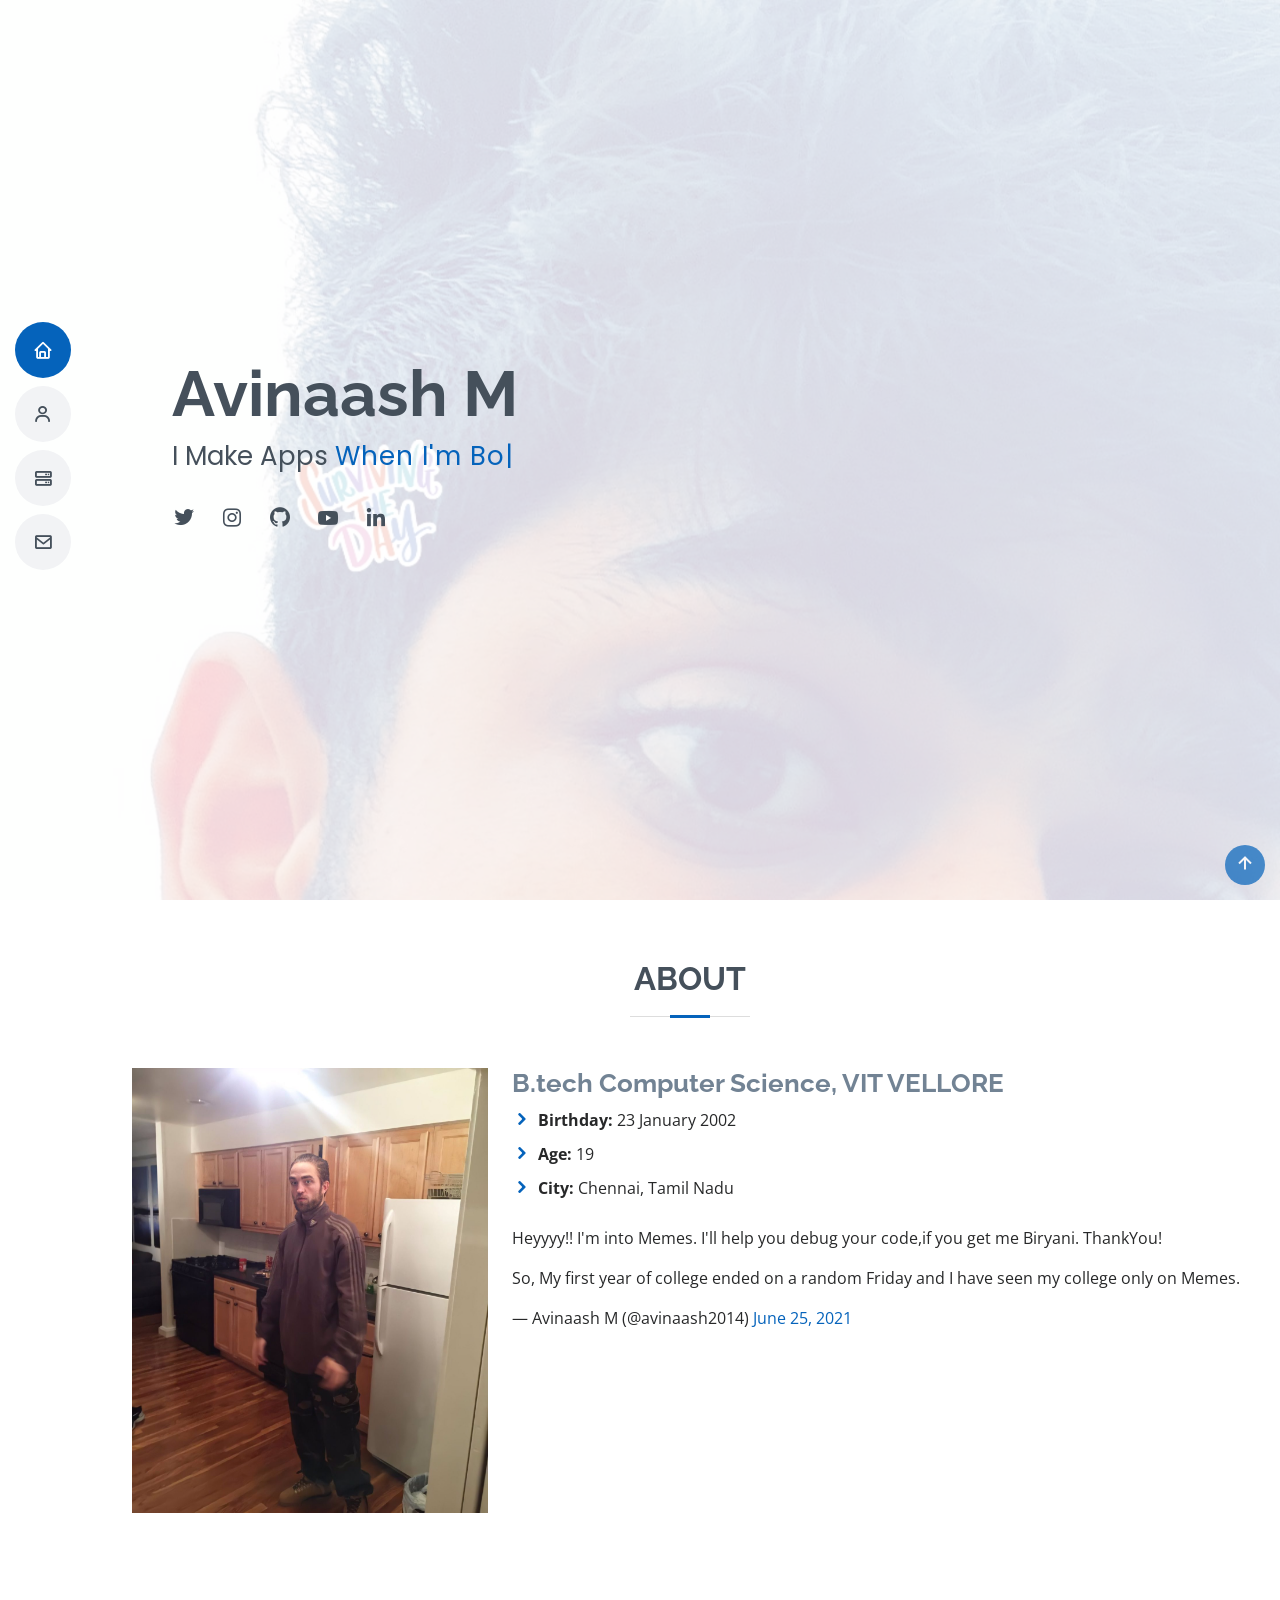
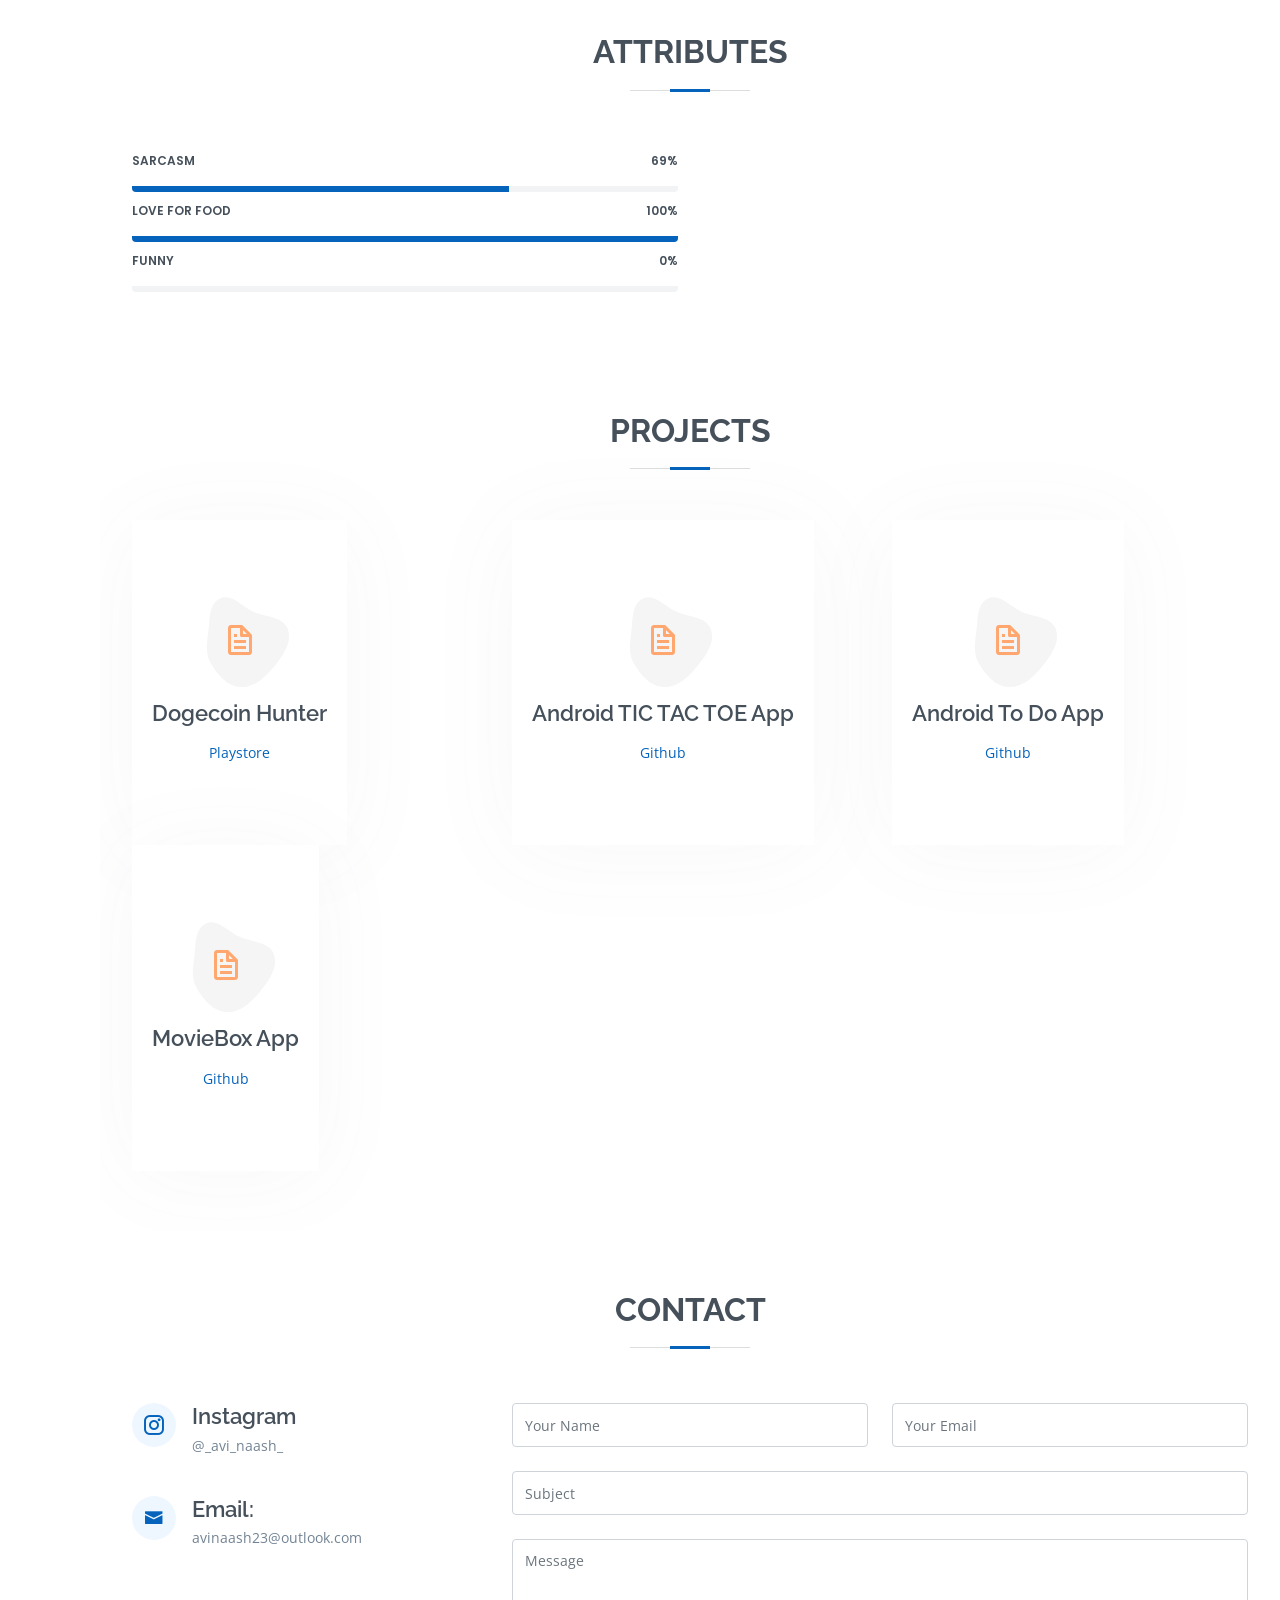
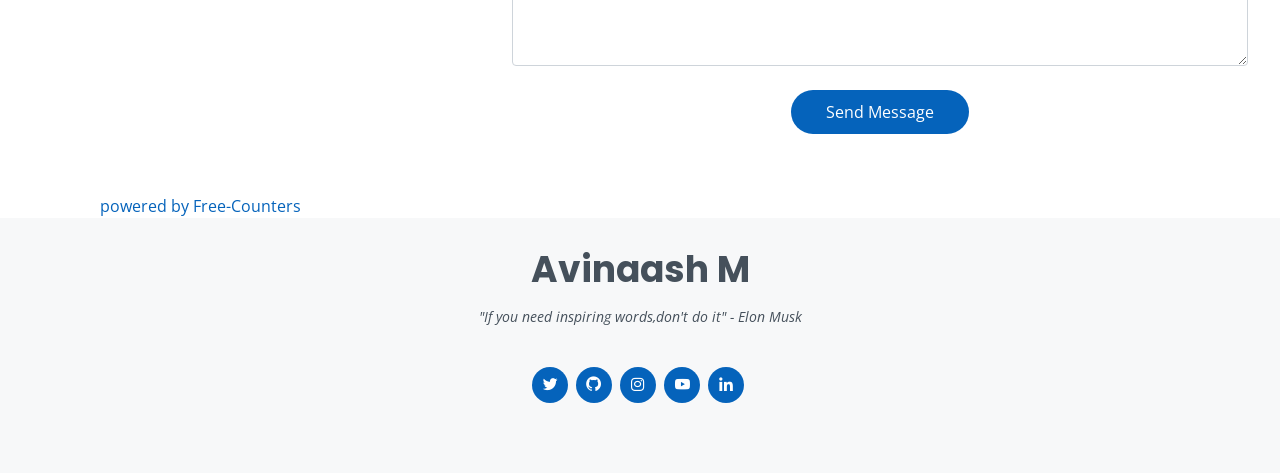
<file: index.html>
<!DOCTYPE html>
<html lang="en">

<head>
  <meta charset="utf-8">
  <meta content="width=device-width, initial-scale=1.0" name="viewport">

  <title>Personal Portfolio</title>
  <meta content="" name="description">
  <meta content="" name="keywords">

  <!-- Favicons -->
  <link href="assets/img/favicon.png" rel="icon">
  
  <!-- Google Fonts -->
  <link href="https://fonts.googleapis.com/css?family=Open+Sans:300,300i,400,400i,600,600i,700,700i|Raleway:300,300i,400,400i,500,500i,600,600i,700,700i|Poppins:300,300i,400,400i,500,500i,600,600i,700,700i" rel="stylesheet">

  <!-- Vendor CSS Files -->
  <link href="assets/vendor/bootstrap/css/bootstrap.min.css" rel="stylesheet">
  <link href="assets/vendor/icofont/icofont.min.css" rel="stylesheet">
  <link href="assets/vendor/boxicons/css/boxicons.min.css" rel="stylesheet">
  <link href="assets/vendor/venobox/venobox.css" rel="stylesheet">
  <link href="assets/vendor/owl.carousel/assets/owl.carousel.min.css" rel="stylesheet">
  <link href="assets/vendor/aos/aos.css" rel="stylesheet">

  <!-- Template Main CSS File -->
  <link href="assets/css/style.css" rel="stylesheet">

  <!-- =======================================================
  * Template Name: MyResume - v3.0.0
  * Template URL: https://bootstrapmade.com/free-html-bootstrap-template-my-resume/
  * Author: BootstrapMade.com
  * License: https://bootstrapmade.com/license/
  ======================================================== -->
</head>

<body>

  <!-- ======= Mobile nav toggle button ======= -->
  <button type="button" class="mobile-nav-toggle d-xl-none"><i class="icofont-navigation-menu"></i></button>

  <!-- ======= Header ======= -->
  <header id="header" class="d-flex flex-column justify-content-center">

    <nav class="nav-menu">
      <ul>
        <li class="active"><a href="#hero"><i class="bx bx-home"></i> <span>Home</span></a></li>
        <li><a href="#about"><i class="bx bx-user"></i> <span>About</span></a></li>
        
        <li><a href="#services"><i class="bx bx-server"></i> <span>Projects</span></a></li>
        <li><a href="#contact"><i class="bx bx-envelope"></i> <span>Contact</span></a></li>
      </ul>
    </nav><!-- .nav-menu -->

  </header><!-- End Header -->

  <!-- ======= Hero Section ======= -->
  <section id="hero" class="d-flex flex-column justify-content-center">
    <div class="container" data-aos="zoom-in" data-aos-delay="100">
      <h1>Avinaash M</h1>
      <p>I Make Apps <span class="typed" data-typed-items=" When I'm Bored . "></span>
      
      <div class="social-links">
        <a href="https://twitter.com/avinaash2014" target="_blank" class="twitter"><i class="bx bxl-twitter"></i></a>
        <a href="https://www.instagram.com/_avi_naash_/" target="_blank" class="instagram"><i class="bx bxl-instagram"></i></a>
        <a href="https://github.com/Avinaash7" target="_blank" class="google-plus"><i class="bx bxl-github"></i></a>
	<a href="https://m.youtube.com/watch?v=dQw4w9WgXcQ" target="_blank" class="youtube"><i class="bx bxl-youtube"></i></a>
        <a href="https://www.linkedin.com/in/avinaash-muthukumaran-1806981bb/" target="_blank" class="linkedin"><i class="bx bxl-linkedin"></i></a>
	      
      </div>
    </div>
  </section><!-- End Hero -->

  <main id="main">

    <!-- ======= About Section ======= -->
    <section id="about" class="about">
      <div class="container" data-aos="fade-up">

        <div class="section-title">
          <h2>About</h2>
          
        </div>

        <div class="row">
          <div class="col-lg-4">
            <img src="assets/img/meme.jpeg" class="img-fluid" alt="">
          </div>
          <div class="col-lg-8 pt-4 pt-lg-0 content">
            <h3>B.tech Computer Science, VIT VELLORE </h3>

            <div class="row">
              <div class="col-lg-6">
                <ul>
                  <li><i class="icofont-rounded-right"></i> <strong>Birthday:</strong> 23 January 2002</li>
                  <li><i class="icofont-rounded-right"></i> <strong>Age:</strong> 19</li>
                  <li><i class="icofont-rounded-right"></i> <strong>City:</strong>  Chennai, Tamil Nadu</li>
                </ul>
              </div>
              
            </div>
            <p>
             Heyyyy!! I'm into Memes. I'll help you debug your code,if you get me Biryani. ThankYou! 
		    <blockquote class="twitter-tweet" data-lang="en" data-theme="dark"><p lang="en" dir="ltr">So, My first year of college ended on a random Friday and I have seen my college only on Memes.</p>&mdash; Avinaash M (@avinaash2014) <a href="https://twitter.com/avinaash2014/status/1408416921062576132?ref_src=twsrc%5Etfw">June 25, 2021</a></blockquote> <script async src="https://platform.twitter.com/widgets.js" charset="utf-8"></script>
            </p>
          </div>
        </div>

      </div>
    </section><!-- End About Section -->
  
	    
	    
    <!-- ======= Skills Section ======= -->
    <section id="Attributes" class="skills section-bg">
      <div class="container" data-aos="fade-up">

        <div class="section-title">
          <h2>Attributes</h2>
          
        </div>

        <div class="row skills-content">

          <div class="col-lg-6">
		  
		  <div class="progress">
              <span class="skill"> Sarcasm <i class="val">69%</i></span>
              <div class="progress-bar-wrap">
                <div class="progress-bar" role="progressbar" aria-valuenow="69" aria-valuemin="0" aria-valuemax="100"></div>
              </div>
            </div>

            <div class="progress">
              <span class="skill"> Love For Food <i class="val">100%</i></span>
              <div class="progress-bar-wrap">
                <div class="progress-bar" role="progressbar" aria-valuenow="100" aria-valuemin="0" aria-valuemax="100"></div>
              </div>
            </div>
            
            <div class="progress">
              <span class="skill"> Funny <i class="val">0%</i></span>
              <div class="progress-bar-wrap">
                <div class="progress-bar" role="progressbar" aria-valuenow="0" aria-valuemin="0" aria-valuemax="100"></div>
              </div>
            </div>

          </div>

          

        </div>

      </div>
    </section><!-- End Skills Section -->
	  
	  
    <!-- ======= Projects Section ======= -->
    <section id="services" class="services">
      <div class="container" data-aos="fade-up">

        <div class="section-title">
          <h2>Projects</h2>
		
          
        </div>

        <div class="row">
		
		 <div class="col-lg-4 col-md-6 d-flex align-items-stretch mt-4 mt-md-0" data-aos="zoom-in" data-aos-delay="200">
            <div class="icon-box iconbox-orange ">
              <div class="icon">
                <svg width="100" height="100" viewBox="0 0 600 600" xmlns="http://www.w3.org/2000/svg">
                  <path stroke="none" stroke-width="0" fill="#f5f5f5" d="M300,582.0697525312426C382.5290701553225,586.8405444964366,449.9789794690241,525.3245884688669,502.5850820975895,461.55621195738473C556.606425686781,396.0723002908107,615.8543463187945,314.28637112970534,586.6730223649479,234.56875336149918C558.9533121215079,158.8439757836574,454.9685369536778,164.00468322053177,381.49747125262974,130.76875717737553C312.15926192815925,99.40240125094834,248.97055460311594,18.661163978235184,179.8680185752513,50.54337015887873C110.5421016452524,82.52863877960104,119.82277516462835,180.83849132639028,109.12597500060166,256.43424936330496C100.08760227029461,320.3096726198365,92.17705696193138,384.0621239912766,124.79988738764834,439.7174275375508C164.83382741302287,508.01625554203684,220.96474134820875,577.5009287672846,300,582.0697525312426"></path>
                </svg>
                <i class="bx bx-file"></i>
              </div>
              <h4><a href="https://play.google.com/store/apps/details?id=com.avi.dogecoinhunter" target="_blank">Dogecoin Hunter</a></h4>
              <p><a href="https://play.google.com/store/apps/details?id=com.avi.dogecoinhunter" target="_blank">Playstore</a></p>
            </div>
          </div>

          

          <div class="col-lg-4 col-md-6 d-flex align-items-stretch mt-4 mt-md-0" data-aos="zoom-in" data-aos-delay="200">
            <div class="icon-box iconbox-orange ">
              <div class="icon">
                <svg width="100" height="100" viewBox="0 0 600 600" xmlns="http://www.w3.org/2000/svg">
                  <path stroke="none" stroke-width="0" fill="#f5f5f5" d="M300,582.0697525312426C382.5290701553225,586.8405444964366,449.9789794690241,525.3245884688669,502.5850820975895,461.55621195738473C556.606425686781,396.0723002908107,615.8543463187945,314.28637112970534,586.6730223649479,234.56875336149918C558.9533121215079,158.8439757836574,454.9685369536778,164.00468322053177,381.49747125262974,130.76875717737553C312.15926192815925,99.40240125094834,248.97055460311594,18.661163978235184,179.8680185752513,50.54337015887873C110.5421016452524,82.52863877960104,119.82277516462835,180.83849132639028,109.12597500060166,256.43424936330496C100.08760227029461,320.3096726198365,92.17705696193138,384.0621239912766,124.79988738764834,439.7174275375508C164.83382741302287,508.01625554203684,220.96474134820875,577.5009287672846,300,582.0697525312426"></path>
                </svg>
                <i class="bx bx-file"></i>
              </div>
              <h4><a href="https://github.com/Avinaash7/Connect-3-Game-Tic-Tac-Toe-" target="_blank">Android TIC TAC TOE App</a></h4>
              <p><a href="https://github.com/Avinaash7/Connect-3-Game-Tic-Tac-Toe-" target="_blank">Github</a></p>
            </div>
          </div>

	<div class="col-lg-4 col-md-6 d-flex align-items-stretch mt-4 mt-md-0" data-aos="zoom-in" data-aos-delay="200">
            <div class="icon-box iconbox-orange ">
              <div class="icon">
                <svg width="100" height="100" viewBox="0 0 600 600" xmlns="http://www.w3.org/2000/svg">
                  <path stroke="none" stroke-width="0" fill="#383434" d="M300,582.0697525312426C382.5290701553225,586.8405444964366,449.9789794690241,525.3245884688669,502.5850820975895,461.55621195738473C556.606425686781,396.0723002908107,615.8543463187945,314.28637112970534,586.6730223649479,234.56875336149918C558.9533121215079,158.8439757836574,454.9685369536778,164.00468322053177,381.49747125262974,130.76875717737553C312.15926192815925,99.40240125094834,248.97055460311594,18.661163978235184,179.8680185752513,50.54337015887873C110.5421016452524,82.52863877960104,119.82277516462835,180.83849132639028,109.12597500060166,256.43424936330496C100.08760227029461,320.3096726198365,92.17705696193138,384.0621239912766,124.79988738764834,439.7174275375508C164.83382741302287,508.01625554203684,220.96474134820875,577.5009287672846,300,582.0697525312426"></path>
                </svg>
                <i class="bx bx-file"></i>
              </div>
              <h4><a href="https://github.com/Avinaash7/ACM-Project" target="_blank">Android To Do App</a></h4>
              <p><a href="https://github.com/Avinaash7/ACM-Project" target="_blank">Github</a></p>
            </div>
         </div>

		<div class="col-lg-4 col-md-6 d-flex align-items-stretch mt-4 mt-md-0" data-aos="zoom-in" data-aos-delay="200">
            <div class="icon-box iconbox-orange ">
              <div class="icon">
                <svg width="100" height="100" viewBox="0 0 600 600" xmlns="http://www.w3.org/2000/svg">
                  <path stroke="none" stroke-width="0" fill="#f5f5f5" d="M300,582.0697525312426C382.5290701553225,586.8405444964366,449.9789794690241,525.3245884688669,502.5850820975895,461.55621195738473C556.606425686781,396.0723002908107,615.8543463187945,314.28637112970534,586.6730223649479,234.56875336149918C558.9533121215079,158.8439757836574,454.9685369536778,164.00468322053177,381.49747125262974,130.76875717737553C312.15926192815925,99.40240125094834,248.97055460311594,18.661163978235184,179.8680185752513,50.54337015887873C110.5421016452524,82.52863877960104,119.82277516462835,180.83849132639028,109.12597500060166,256.43424936330496C100.08760227029461,320.3096726198365,92.17705696193138,384.0621239912766,124.79988738764834,439.7174275375508C164.83382741302287,508.01625554203684,220.96474134820875,577.5009287672846,300,582.0697525312426"></path>
                </svg>
                <i class="bx bx-file"></i>
              </div>
              <h4><a href="https://github.com/Avinaash7/MovieBox-App" target="_blank">MovieBox App</a></h4>
              <p><a href="https://github.com/Avinaash7/MovieBox-App" target="_blank">Github</a></p>
            </div>
         </div>

          

          
          

        </div>

      </div>
    </section><!-- End Projects Section -->

    

    <!-- ======= Contact Section ======= -->
    <section id="contact" class="contact">
      <div class="container" data-aos="fade-up">

        <div class="section-title">
          <h2>Contact</h2>
        </div>

        <div class="row mt-1">

          <div class="col-lg-4">
            <div class="info">
              <div class="address">
                <i class="icofont-instagram"></i>
                <h4>Instagram</h4>
                <p>@_avi_naash_</p>
              </div>

              <div class="email">
                <i class="icofont-envelope"></i>
                <h4>Email:</h4>
                <p>avinaash23@outlook.com</p>
              </div>


            </div>

          </div>

          <div class="col-lg-8 mt-5 mt-lg-0">

            <form action="mailto:avinaash23@outlook.com" method="post" enctype="text/plain" role="form" class="php-email-form">
              <div class="row">
                <div class="col-md-6 form-group">
                  <input type="text" name="name" class="form-control" id="name" placeholder="Your Name" data-rule="minlen:4" data-msg="Please enter at least 4 chars" />
                  <div class="validate"></div>
                </div>
                <div class="col-md-6 form-group mt-3 mt-md-0">
                  <input type="email" class="form-control" name="email" id="email" placeholder="Your Email" data-rule="email" data-msg="Please enter a valid email" />
                  <div class="validate"></div>
                </div>
              </div>
              <div class="form-group mt-3">
                <input type="text" class="form-control" name="subject" id="subject" placeholder="Subject" data-rule="minlen:4" data-msg="Please enter at least 8 chars of subject" />
                <div class="validate"></div>
              </div>
              <div class="form-group mt-3">
                <textarea class="form-control" name="message" rows="5" data-rule="required" data-msg="Please write something for us" placeholder="Message"></textarea>
                <div class="validate"></div>
              </div>
              <div class="mb-3">
                <div class="loading">Loading</div>
                <div class="error-message"></div>
                <div class="sent-message">Your message has been sent. Thank you!</div>
              </div>
              <div class="text-center"><button type="submit">Send Message</button></div>
            </form>

          </div>

        </div>

      </div>
    </section><!-- End Contact Section -->
	  
	  <a href='https://www.free-counters.org/'>powered by Free-Counters</a> 
	  <script type='text/javascript' src='https://www.freevisitorcounters.com/auth.php?id=0047c481211e5488596d6368b838c49083f3af46'></script>
<script type="text/javascript" src="https://www.freevisitorcounters.com/en/home/counter/809271/t/2"></script>

  </main><!-- End #main -->

  <!-- ======= Footer ======= -->
  <footer id="footer">
    <div class="container">
      <h3>Avinaash M</h3>
      <p>"If you need inspiring words,don't do it"  - Elon Musk</p>
      <div class="social-links">
        <a href="https://twitter.com/avinaash2014" target="_blank" class="twitter"><i class="bx bxl-twitter"></i></a>
	<a href="https://github.com/Avinaash7" target="_blank" class="google-plus"><i class="bx bxl-github"></i></a>
        <a href="https://www.instagram.com/_avi_naash_/" target="_blank" class="instagram"><i class="bx bxl-instagram"></i></a>
	<a href="https://m.youtube.com/watch?v=dQw4w9WgXcQ" target="_blank" class="youtube"><i class="bx bxl-youtube"></i></a>
        <a href="https://www.linkedin.com/in/avinaash-muthukumaran-1806981bb/" target="_blank" class="linkedin"><i class="bx bxl-linkedin"></i></a>
      </div>
      
    </div>
  </footer><!-- End Footer -->

  <a href="#" class="back-to-top"><i class="bx bx-up-arrow-alt"></i></a>
  <div id="preloader"></div>

  <!-- Vendor JS Files -->
  <script src="assets/vendor/jquery/jquery.min.js"></script>
  <script src="assets/vendor/bootstrap/js/bootstrap.bundle.min.js"></script>
  <script src="assets/vendor/jquery.easing/jquery.easing.min.js"></script>
  <script src="assets/vendor/waypoints/jquery.waypoints.min.js"></script>
  <script src="assets/vendor/counterup/counterup.min.js"></script>
  <script src="assets/vendor/isotope-layout/isotope.pkgd.min.js"></script>
  <script src="assets/vendor/venobox/venobox.min.js"></script>
  <script src="assets/vendor/owl.carousel/owl.carousel.min.js"></script>
  <script src="assets/vendor/typed.js/typed.min.js"></script>
  <script src="assets/vendor/aos/aos.js"></script>

  <!-- Template Main JS File -->
  <script src="assets/js/main.js"></script>

</body>

</html>
</file>
<file: assets/vendor/venobox/venobox.css>
/* ------ venobox.css --------*/
.vbox-overlay *, .vbox-overlay *:before, .vbox-overlay *:after{
    -webkit-backface-visibility: hidden;
    -webkit-box-sizing:border-box;
    -moz-box-sizing:border-box;
    box-sizing:border-box;
}
.vbox-overlay * { 
    -webkit-backface-visibility: visible;
    backface-visibility: visible;
}
.vbox-overlay{
    display: -webkit-flex;
    display: flex;
    -webkit-flex-direction: column;
    flex-direction: column;
    -webkit-justify-content: center;
    justify-content: center;
    -webkit-align-items: center;
    align-items: center;
    position: fixed;
    left: 0;
    top: 0;
    bottom: 0;
    right: 0;
    z-index: 999999;
}

/* ----- navigation ----- */
.vbox-title{
    width: 100%;
    height: 40px;
    float: left;
    text-align: center;
    line-height: 28px;
    font-size: 12px;
    padding: 6px 50px;
    overflow: hidden;
    position: fixed;
    display: none;
    left: 0;
    z-index: 89;
}
.vbox-close{
    cursor: pointer;
    position: fixed;
    top: -1px;
    right: 0;
    width: 50px;
    height: 40px;
    padding: 6px;
    display: block;
    background-position:10px center;
    overflow: hidden;
    font-size: 24px;
    line-height: 1;
    text-align: center;
    z-index: 99;
}
.vbox-left{
    cursor: pointer;
    position: fixed;
    left: 0;
    height: 40px;
    overflow: hidden;
    line-height: 28px;
    font-size: 12px;
    z-index: 99;
    display: flex;
    align-items:center;
}
.vbox-num{
    display: inline-block;
    margin: 6px 0 6px 15px;
}
/* ----- Social share ----- */
.vbox-share{
    line-height: 28px;
    font-size: 12px;
    overflow: hidden;
    position: fixed;
    left: 0;
    z-index: 98;
    display: flex;
    align-items:center;
    justify-content: center;
    width: 100%;
    text-align: center;
}
.vbox-share svg{
    max-height: 28px;
    width: 28px;
    z-index: 10;
    margin-left: 12px;
    margin-top: 6px;
    margin-bottom: 6px;
    vertical-align: middle;
}


/* ----- navigation ARROWS ----- */
.vbox-next, .vbox-prev{
    position: fixed;
    top: 50%;
    margin-top: -15px;
    overflow: hidden;
    cursor: pointer;
    display: block;
    width: 45px;
    height: 45px;
    z-index: 99;
}
.vbox-next span, .vbox-prev span{
    position: relative;
    width: 20px;
    height: 20px;
    border: 2px solid transparent;
    border-top-color: #B6B6B6;
    border-right-color: #B6B6B6;
    text-indent: -100px;
    position: absolute;
    top: 8px;
    display: block;
}
.vbox-prev{
    left: 15px;
}
.vbox-next{
    right: 15px;
}
.vbox-prev span{
    left: 10px;
    -ms-transform: rotate(-135deg);
    -webkit-transform: rotate(-135deg);
    transform: rotate(-135deg);
}
.vbox-next span{
    -ms-transform: rotate(45deg);
    -webkit-transform: rotate(45deg);
    transform: rotate(45deg);
    right: 10px;
}
/* ------- inline window ------ */
.vbox-inline{
    width: 420px;
    height: 315px;
    height: 70vh;
    padding: 10px;
    background: #fff;
    margin: 0 auto;
    overflow: auto;
    text-align: left;
}
/* ------- Video & iFrames window ------ */
.venoframe{
    max-width: 100%;
    width: 100%;
    border: none;
    width: 100%;
    height: 260px;
    height: 70vh;
}
.venoframe.vbvid{
    height: 260px;
}
@media (min-width: 768px) {
    .venoframe, .vbox-inline{
        width: 90%;
        height: 360px;
        height: 70vh;
    }
    .venoframe.vbvid{
        width: 640px;
        height: 360px;
    }
}
@media (min-width: 992px) {
    .venoframe, .vbox-inline{
        max-width: 1200px;
        width: 80%;
        height: 540px;
        height: 70vh;
    }
    .venoframe.vbvid{
        width: 960px;
        height: 540px;
    }
}
/* 
Please do NOT edit this part! 
or at least read this note: http://i.imgur.com/7C0ws9e.gif
*/
.vbox-open{
    overflow: hidden;
}
.vbox-container{
    position: absolute;
    left: 0;
    right: 0;
    top: 0;
    bottom: 0;
    overflow-x: hidden;
    overflow-y: scroll;
    overflow-scrolling: touch;
    -webkit-overflow-scrolling: touch;
    z-index: 20;
    max-height: 100%;

}

.vbox-content{
    text-align: center;
    float: left;
    width: 100%;
    position: relative;
    overflow: hidden;
    padding: 20px 4%;
}
.vbox-container img{
    max-width: 100%;
    height: auto;
}
.vbox-figlio{
    box-shadow: 0 0 12px rgba(0,0,0,0.19), 0 6px 6px rgba(0,0,0,0.23);
    max-width: 100%;
    text-align: initial;
}
img.vbox-figlio{
    -webkit-user-select: none;
-khtml-user-select: none;
-moz-user-select: none;
-o-user-select: none;
user-select: none;
}
.vbox-content.swipe-left{
    margin-left: -200px !important;
}
.vbox-content.swipe-right{
    margin-left: 200px !important;
}
.vbox-animated{
    webkit-transition: margin 300ms ease-out;
    transition: margin 300ms ease-out;
}

/* ---------- preloader ----------
 * SPINKIT 
 * http://tobiasahlin.com/spinkit/
-------------------------------- */
.sk-double-bounce,.sk-rotating-plane{width:40px;height:40px;margin:40px auto}.sk-rotating-plane{background-color:#333;-webkit-animation:sk-rotatePlane 1.2s infinite ease-in-out;animation:sk-rotatePlane 1.2s infinite ease-in-out}@-webkit-keyframes sk-rotatePlane{0%{-webkit-transform:perspective(120px) rotateX(0) rotateY(0);transform:perspective(120px) rotateX(0) rotateY(0)}50%{-webkit-transform:perspective(120px) rotateX(-180.1deg) rotateY(0);transform:perspective(120px) rotateX(-180.1deg) rotateY(0)}100%{-webkit-transform:perspective(120px) rotateX(-180deg) rotateY(-179.9deg);transform:perspective(120px) rotateX(-180deg) rotateY(-179.9deg)}}@keyframes sk-rotatePlane{0%{-webkit-transform:perspective(120px) rotateX(0) rotateY(0);transform:perspective(120px) rotateX(0) rotateY(0)}50%{-webkit-transform:perspective(120px) rotateX(-180.1deg) rotateY(0);transform:perspective(120px) rotateX(-180.1deg) rotateY(0)}100%{-webkit-transform:perspective(120px) rotateX(-180deg) rotateY(-179.9deg);transform:perspective(120px) rotateX(-180deg) rotateY(-179.9deg)}}.sk-double-bounce{position:relative}.sk-double-bounce .sk-child{width:100%;height:100%;border-radius:50%;background-color:#333;opacity:.6;position:absolute;top:0;left:0;-webkit-animation:sk-doubleBounce 2s infinite ease-in-out;animation:sk-doubleBounce 2s infinite ease-in-out}.sk-chasing-dots .sk-child,.sk-spinner-pulse,.sk-three-bounce .sk-child{background-color:#333;border-radius:100%}.sk-double-bounce .sk-double-bounce2{-webkit-animation-delay:-1s;animation-delay:-1s}@-webkit-keyframes sk-doubleBounce{0%,100%{-webkit-transform:scale(0);transform:scale(0)}50%{-webkit-transform:scale(1);transform:scale(1)}}@keyframes sk-doubleBounce{0%,100%{-webkit-transform:scale(0);transform:scale(0)}50%{-webkit-transform:scale(1);transform:scale(1)}}.sk-wave{margin:40px auto;width:50px;height:40px;text-align:center;font-size:10px}.sk-wave .sk-rect{background-color:#333;height:100%;width:6px;display:inline-block;-webkit-animation:sk-waveStretchDelay 1.2s infinite ease-in-out;animation:sk-waveStretchDelay 1.2s infinite ease-in-out}.sk-wave .sk-rect1{-webkit-animation-delay:-1.2s;animation-delay:-1.2s}.sk-wave .sk-rect2{-webkit-animation-delay:-1.1s;animation-delay:-1.1s}.sk-wave .sk-rect3{-webkit-animation-delay:-1s;animation-delay:-1s}.sk-wave .sk-rect4{-webkit-animation-delay:-.9s;animation-delay:-.9s}.sk-wave .sk-rect5{-webkit-animation-delay:-.8s;animation-delay:-.8s}@-webkit-keyframes sk-waveStretchDelay{0%,100%,40%{-webkit-transform:scaleY(.4);transform:scaleY(.4)}20%{-webkit-transform:scaleY(1);transform:scaleY(1)}}@keyframes sk-waveStretchDelay{0%,100%,40%{-webkit-transform:scaleY(.4);transform:scaleY(.4)}20%{-webkit-transform:scaleY(1);transform:scaleY(1)}}.sk-wandering-cubes{margin:40px auto;width:40px;height:40px;position:relative}.sk-wandering-cubes .sk-cube{background-color:#333;width:10px;height:10px;position:absolute;top:0;left:0;-webkit-animation:sk-wanderingCube 1.8s ease-in-out -1.8s infinite both;animation:sk-wanderingCube 1.8s ease-in-out -1.8s infinite both}.sk-chasing-dots,.sk-spinner-pulse{width:40px;height:40px;margin:40px auto}.sk-wandering-cubes .sk-cube2{-webkit-animation-delay:-.9s;animation-delay:-.9s}@-webkit-keyframes sk-wanderingCube{0%{-webkit-transform:rotate(0);transform:rotate(0)}25%{-webkit-transform:translateX(30px) rotate(-90deg) scale(.5);transform:translateX(30px) rotate(-90deg) scale(.5)}50%{-webkit-transform:translateX(30px) translateY(30px) rotate(-179deg);transform:translateX(30px) translateY(30px) rotate(-179deg)}50.1%{-webkit-transform:translateX(30px) translateY(30px) rotate(-180deg);transform:translateX(30px) translateY(30px) rotate(-180deg)}75%{-webkit-transform:translateX(0) translateY(30px) rotate(-270deg) scale(.5);transform:translateX(0) translateY(30px) rotate(-270deg) scale(.5)}100%{-webkit-transform:rotate(-360deg);transform:rotate(-360deg)}}@keyframes sk-wanderingCube{0%{-webkit-transform:rotate(0);transform:rotate(0)}25%{-webkit-transform:translateX(30px) rotate(-90deg) scale(.5);transform:translateX(30px) rotate(-90deg) scale(.5)}50%{-webkit-transform:translateX(30px) translateY(30px) rotate(-179deg);transform:translateX(30px) translateY(30px) rotate(-179deg)}50.1%{-webkit-transform:translateX(30px) translateY(30px) rotate(-180deg);transform:translateX(30px) translateY(30px) rotate(-180deg)}75%{-webkit-transform:translateX(0) translateY(30px) rotate(-270deg) scale(.5);transform:translateX(0) translateY(30px) rotate(-270deg) scale(.5)}100%{-webkit-transform:rotate(-360deg);transform:rotate(-360deg)}}.sk-spinner-pulse{-webkit-animation:sk-pulseScaleOut 1s infinite ease-in-out;animation:sk-pulseScaleOut 1s infinite ease-in-out}@-webkit-keyframes sk-pulseScaleOut{0%{-webkit-transform:scale(0);transform:scale(0)}100%{-webkit-transform:scale(1);transform:scale(1);opacity:0}}@keyframes sk-pulseScaleOut{0%{-webkit-transform:scale(0);transform:scale(0)}100%{-webkit-transform:scale(1);transform:scale(1);opacity:0}}.sk-chasing-dots{position:relative;text-align:center;-webkit-animation:sk-chasingDotsRotate 2s infinite linear;animation:sk-chasingDotsRotate 2s infinite linear}.sk-chasing-dots .sk-child{width:60%;height:60%;display:inline-block;position:absolute;top:0;-webkit-animation:sk-chasingDotsBounce 2s infinite ease-in-out;animation:sk-chasingDotsBounce 2s infinite ease-in-out}.sk-chasing-dots .sk-dot2{top:auto;bottom:0;-webkit-animation-delay:-1s;animation-delay:-1s}@-webkit-keyframes sk-chasingDotsRotate{100%{-webkit-transform:rotate(360deg);transform:rotate(360deg)}}@keyframes sk-chasingDotsRotate{100%{-webkit-transform:rotate(360deg);transform:rotate(360deg)}}@-webkit-keyframes sk-chasingDotsBounce{0%,100%{-webkit-transform:scale(0);transform:scale(0)}50%{-webkit-transform:scale(1);transform:scale(1)}}@keyframes sk-chasingDotsBounce{0%,100%{-webkit-transform:scale(0);transform:scale(0)}50%{-webkit-transform:scale(1);transform:scale(1)}}.sk-three-bounce{margin:40px auto;width:80px;text-align:center}.sk-three-bounce .sk-child{width:20px;height:20px;display:inline-block;-webkit-animation:sk-three-bounce 1.4s ease-in-out 0s infinite both;animation:sk-three-bounce 1.4s ease-in-out 0s infinite both}.sk-circle .sk-child:before,.sk-fading-circle .sk-circle:before{display:block;border-radius:100%;content:'';background-color:#333}.sk-three-bounce .sk-bounce1{-webkit-animation-delay:-.32s;animation-delay:-.32s}.sk-three-bounce .sk-bounce2{-webkit-animation-delay:-.16s;animation-delay:-.16s}@-webkit-keyframes sk-three-bounce{0%,100%,80%{-webkit-transform:scale(0);transform:scale(0)}40%{-webkit-transform:scale(1);transform:scale(1)}}@keyframes sk-three-bounce{0%,100%,80%{-webkit-transform:scale(0);transform:scale(0)}40%{-webkit-transform:scale(1);transform:scale(1)}}.sk-circle{margin:40px auto;width:40px;height:40px;position:relative}.sk-circle .sk-child{width:100%;height:100%;position:absolute;left:0;top:0}.sk-circle .sk-child:before{margin:0 auto;width:15%;height:15%;-webkit-animation:sk-circleBounceDelay 1.2s infinite ease-in-out both;animation:sk-circleBounceDelay 1.2s infinite ease-in-out both}.sk-circle .sk-circle2{-webkit-transform:rotate(30deg);-ms-transform:rotate(30deg);transform:rotate(30deg)}.sk-circle .sk-circle3{-webkit-transform:rotate(60deg);-ms-transform:rotate(60deg);transform:rotate(60deg)}.sk-circle .sk-circle4{-webkit-transform:rotate(90deg);-ms-transform:rotate(90deg);transform:rotate(90deg)}.sk-circle .sk-circle5{-webkit-transform:rotate(120deg);-ms-transform:rotate(120deg);transform:rotate(120deg)}.sk-circle .sk-circle6{-webkit-transform:rotate(150deg);-ms-transform:rotate(150deg);transform:rotate(150deg)}.sk-circle .sk-circle7{-webkit-transform:rotate(180deg);-ms-transform:rotate(180deg);transform:rotate(180deg)}.sk-circle .sk-circle8{-webkit-transform:rotate(210deg);-ms-transform:rotate(210deg);transform:rotate(210deg)}.sk-circle .sk-circle9{-webkit-transform:rotate(240deg);-ms-transform:rotate(240deg);transform:rotate(240deg)}.sk-circle .sk-circle10{-webkit-transform:rotate(270deg);-ms-transform:rotate(270deg);transform:rotate(270deg)}.sk-circle .sk-circle11{-webkit-transform:rotate(300deg);-ms-transform:rotate(300deg);transform:rotate(300deg)}.sk-circle .sk-circle12{-webkit-transform:rotate(330deg);-ms-transform:rotate(330deg);transform:rotate(330deg)}.sk-circle .sk-circle2:before{-webkit-animation-delay:-1.1s;animation-delay:-1.1s}.sk-circle .sk-circle3:before{-webkit-animation-delay:-1s;animation-delay:-1s}.sk-circle .sk-circle4:before{-webkit-animation-delay:-.9s;animation-delay:-.9s}.sk-circle .sk-circle5:before{-webkit-animation-delay:-.8s;animation-delay:-.8s}.sk-circle .sk-circle6:before{-webkit-animation-delay:-.7s;animation-delay:-.7s}.sk-circle .sk-circle7:before{-webkit-animation-delay:-.6s;animation-delay:-.6s}.sk-circle .sk-circle8:before{-webkit-animation-delay:-.5s;animation-delay:-.5s}.sk-circle .sk-circle9:before{-webkit-animation-delay:-.4s;animation-delay:-.4s}.sk-circle .sk-circle10:before{-webkit-animation-delay:-.3s;animation-delay:-.3s}.sk-circle .sk-circle11:before{-webkit-animation-delay:-.2s;animation-delay:-.2s}.sk-circle .sk-circle12:before{-webkit-animation-delay:-.1s;animation-delay:-.1s}@-webkit-keyframes sk-circleBounceDelay{0%,100%,80%{-webkit-transform:scale(0);transform:scale(0)}40%{-webkit-transform:scale(1);transform:scale(1)}}@keyframes sk-circleBounceDelay{0%,100%,80%{-webkit-transform:scale(0);transform:scale(0)}40%{-webkit-transform:scale(1);transform:scale(1)}}.sk-cube-grid{width:40px;height:40px;margin:40px auto}.sk-cube-grid .sk-cube{width:33.33%;height:33.33%;background-color:#333;float:left;-webkit-animation:sk-cubeGridScaleDelay 1.3s infinite ease-in-out;animation:sk-cubeGridScaleDelay 1.3s infinite ease-in-out}.sk-cube-grid .sk-cube1{-webkit-animation-delay:.2s;animation-delay:.2s}.sk-cube-grid .sk-cube2{-webkit-animation-delay:.3s;animation-delay:.3s}.sk-cube-grid .sk-cube3{-webkit-animation-delay:.4s;animation-delay:.4s}.sk-cube-grid .sk-cube4{-webkit-animation-delay:.1s;animation-delay:.1s}.sk-cube-grid .sk-cube5{-webkit-animation-delay:.2s;animation-delay:.2s}.sk-cube-grid .sk-cube6{-webkit-animation-delay:.3s;animation-delay:.3s}.sk-cube-grid .sk-cube7{-webkit-animation-delay:0ms;animation-delay:0ms}.sk-cube-grid .sk-cube8{-webkit-animation-delay:.1s;animation-delay:.1s}.sk-cube-grid .sk-cube9{-webkit-animation-delay:.2s;animation-delay:.2s}@-webkit-keyframes sk-cubeGridScaleDelay{0%,100%,70%{-webkit-transform:scale3D(1,1,1);transform:scale3D(1,1,1)}35%{-webkit-transform:scale3D(0,0,1);transform:scale3D(0,0,1)}}@keyframes sk-cubeGridScaleDelay{0%,100%,70%{-webkit-transform:scale3D(1,1,1);transform:scale3D(1,1,1)}35%{-webkit-transform:scale3D(0,0,1);transform:scale3D(0,0,1)}}.sk-fading-circle{margin:40px auto;width:40px;height:40px;position:relative}.sk-fading-circle .sk-circle{width:100%;height:100%;position:absolute;left:0;top:0}.sk-fading-circle .sk-circle:before{margin:0 auto;width:15%;height:15%;-webkit-animation:sk-circleFadeDelay 1.2s infinite ease-in-out both;animation:sk-circleFadeDelay 1.2s infinite ease-in-out both}.sk-fading-circle .sk-circle2{-webkit-transform:rotate(30deg);-ms-transform:rotate(30deg);transform:rotate(30deg)}.sk-fading-circle .sk-circle3{-webkit-transform:rotate(60deg);-ms-transform:rotate(60deg);transform:rotate(60deg)}.sk-fading-circle .sk-circle4{-webkit-transform:rotate(90deg);-ms-transform:rotate(90deg);transform:rotate(90deg)}.sk-fading-circle .sk-circle5{-webkit-transform:rotate(120deg);-ms-transform:rotate(120deg);transform:rotate(120deg)}.sk-fading-circle .sk-circle6{-webkit-transform:rotate(150deg);-ms-transform:rotate(150deg);transform:rotate(150deg)}.sk-fading-circle .sk-circle7{-webkit-transform:rotate(180deg);-ms-transform:rotate(180deg);transform:rotate(180deg)}.sk-fading-circle .sk-circle8{-webkit-transform:rotate(210deg);-ms-transform:rotate(210deg);transform:rotate(210deg)}.sk-fading-circle .sk-circle9{-webkit-transform:rotate(240deg);-ms-transform:rotate(240deg);transform:rotate(240deg)}.sk-fading-circle .sk-circle10{-webkit-transform:rotate(270deg);-ms-transform:rotate(270deg);transform:rotate(270deg)}.sk-fading-circle .sk-circle11{-webkit-transform:rotate(300deg);-ms-transform:rotate(300deg);transform:rotate(300deg)}.sk-fading-circle .sk-circle12{-webkit-transform:rotate(330deg);-ms-transform:rotate(330deg);transform:rotate(330deg)}.sk-fading-circle .sk-circle2:before{-webkit-animation-delay:-1.1s;animation-delay:-1.1s}.sk-fading-circle .sk-circle3:before{-webkit-animation-delay:-1s;animation-delay:-1s}.sk-fading-circle .sk-circle4:before{-webkit-animation-delay:-.9s;animation-delay:-.9s}.sk-fading-circle .sk-circle5:before{-webkit-animation-delay:-.8s;animation-delay:-.8s}.sk-fading-circle .sk-circle6:before{-webkit-animation-delay:-.7s;animation-delay:-.7s}.sk-fading-circle .sk-circle7:before{-webkit-animation-delay:-.6s;animation-delay:-.6s}.sk-fading-circle .sk-circle8:before{-webkit-animation-delay:-.5s;animation-delay:-.5s}.sk-fading-circle .sk-circle9:before{-webkit-animation-delay:-.4s;animation-delay:-.4s}.sk-fading-circle .sk-circle10:before{-webkit-animation-delay:-.3s;animation-delay:-.3s}.sk-fading-circle .sk-circle11:before{-webkit-animation-delay:-.2s;animation-delay:-.2s}.sk-fading-circle .sk-circle12:before{-webkit-animation-delay:-.1s;animation-delay:-.1s}@-webkit-keyframes sk-circleFadeDelay{0%,100%,39%{opacity:0}40%{opacity:1}}@keyframes sk-circleFadeDelay{0%,100%,39%{opacity:0}40%{opacity:1}}.sk-folding-cube{margin:40px auto;width:40px;height:40px;position:relative;-webkit-transform:rotateZ(45deg);transform:rotateZ(45deg)}.sk-folding-cube .sk-cube{float:left;width:50%;height:50%;position:relative;-webkit-transform:scale(1.1);-ms-transform:scale(1.1);transform:scale(1.1)}.sk-folding-cube .sk-cube:before{content:'';position:absolute;top:0;left:0;width:100%;height:100%;background-color:#333;-webkit-animation:sk-foldCubeAngle 2.4s infinite linear both;animation:sk-foldCubeAngle 2.4s infinite linear both;-webkit-transform-origin:100% 100%;-ms-transform-origin:100% 100%;transform-origin:100% 100%}.sk-folding-cube .sk-cube2{-webkit-transform:scale(1.1) rotateZ(90deg);transform:scale(1.1) rotateZ(90deg)}.sk-folding-cube .sk-cube3{-webkit-transform:scale(1.1) rotateZ(180deg);transform:scale(1.1) rotateZ(180deg)}.sk-folding-cube .sk-cube4{-webkit-transform:scale(1.1) rotateZ(270deg);transform:scale(1.1) rotateZ(270deg)}.sk-folding-cube .sk-cube2:before{-webkit-animation-delay:.3s;animation-delay:.3s}.sk-folding-cube .sk-cube3:before{-webkit-animation-delay:.6s;animation-delay:.6s}.sk-folding-cube .sk-cube4:before{-webkit-animation-delay:.9s;animation-delay:.9s}@-webkit-keyframes sk-foldCubeAngle{0%,10%{-webkit-transform:perspective(140px) rotateX(-180deg);transform:perspective(140px) rotateX(-180deg);opacity:0}25%,75%{-webkit-transform:perspective(140px) rotateX(0);transform:perspective(140px) rotateX(0);opacity:1}100%,90%{-webkit-transform:perspective(140px) rotateY(180deg);transform:perspective(140px) rotateY(180deg);opacity:0}}@keyframes sk-foldCubeAngle{0%,10%{-webkit-transform:perspective(140px) rotateX(-180deg);transform:perspective(140px) rotateX(-180deg);opacity:0}25%,75%{-webkit-transform:perspective(140px) rotateX(0);transform:perspective(140px) rotateX(0);opacity:1}100%,90%{-webkit-transform:perspective(140px) rotateY(180deg);transform:perspective(140px) rotateY(180deg);opacity:0}}
</file>
<file: assets/css/style.css>
/**
* Template Name: MyResume - v3.0.0
* Template URL: https://bootstrapmade.com/free-html-bootstrap-template-my-resume/
* Author: BootstrapMade.com
* License: https://bootstrapmade.com/license/
*/

/*--------------------------------------------------------------
# General
--------------------------------------------------------------*/
body {
  font-family: "Open Sans", sans-serif;
  color: #272829;
}

a {
  color: #0563bb;
  text-decoration: none;
}

a:hover {
  color: #067ded;
  text-decoration: none;
}

h1, h2, h3, h4, h5, h6 {
  font-family: "Raleway", sans-serif;
}

@media (prefers-reduced-motion: no-preference) {
  :root {
    scroll-behavior: auto;
  }
}

/*--------------------------------------------------------------
# Back to top button
--------------------------------------------------------------*/
.back-to-top {
  position: fixed;
  display: none;
  width: 40px;
  height: 40px;
  border-radius: 50px;
  right: 15px;
  bottom: 15px;
  background: #0563bb;
  color: #fff;
  transition: display 0.5s ease-in-out;
  z-index: 99999;
}

.back-to-top i {
  font-size: 24px;
  position: absolute;
  top: 7px;
  left: 8px;
}

.back-to-top:hover {
  color: #fff;
  background: #0678e3;
  transition: background 0.2s ease-in-out;
}

/*--------------------------------------------------------------
# Preloader
--------------------------------------------------------------*/
#preloader {
  position: fixed;
  top: 0;
  left: 0;
  right: 0;
  bottom: 0;
  z-index: 9999;
  overflow: hidden;
  background: #fff;
}

#preloader:before {
  content: "";
  position: fixed;
  top: calc(50% - 30px);
  left: calc(50% - 30px);
  border: 6px solid #0563bb;
  border-top-color: #fff;
  border-bottom-color: #fff;
  border-radius: 50%;
  width: 60px;
  height: 60px;
  -webkit-animation: animate-preloader 1s linear infinite;
  animation: animate-preloader 1s linear infinite;
}

@-webkit-keyframes animate-preloader {
  0% {
    transform: rotate(0deg);
  }
  100% {
    transform: rotate(360deg);
  }
}

@keyframes animate-preloader {
  0% {
    transform: rotate(0deg);
  }
  100% {
    transform: rotate(360deg);
  }
}

/*--------------------------------------------------------------
# Disable aos animation delay on mobile devices
--------------------------------------------------------------*/
@media screen and (max-width: 768px) {
  [data-aos-delay] {
    transition-delay: 0 !important;
  }
}

/*--------------------------------------------------------------
# Header
--------------------------------------------------------------*/
#header {
  position: fixed;
  top: 0;
  left: 0;
  bottom: 0;
  z-index: 9997;
  transition: all 0.5s;
  padding: 15px;
  overflow-y: auto;
}

@media (max-width: 992px) {
  #header {
    width: 300px;
    background: #fff;
    border-right: 1px solid #e6e9ec;
    left: -300px;
  }
}

@media (min-width: 992px) {
  #main {
    margin-left: 100px;
  }
}

/*--------------------------------------------------------------
# Navigation Menu
--------------------------------------------------------------*/
/* Desktop Navigation */
.nav-menu * {
  margin: 0;
  padding: 0;
  list-style: none;
}

.nav-menu > ul > li {
  position: relative;
  white-space: nowrap;
}

.nav-menu a {
  display: flex;
  align-items: center;
  color: #45505b;
  padding: 10px 18px;
  margin-bottom: 8px;
  transition: 0.3s;
  font-size: 15px;
  border-radius: 50px;
  background: #f2f3f5;
  height: 56px;
  width: 100%;
  overflow: hidden;
  transition: 0.3s;
}

.nav-menu a i {
  font-size: 20px;
}

.nav-menu a span {
  padding: 0 5px 0 7px;
  color: #45505b;
}

@media (min-width: 992px) {
  .nav-menu a {
    width: 56px;
  }
  .nav-menu a span {
    display: none;
    color: #fff;
  }
}

.nav-menu a:hover, .nav-menu .active > a, .nav-menu li:hover > a {
  color: #fff;
  background: #0563bb;
}

.nav-menu a:hover span, .nav-menu .active > a span, .nav-menu li:hover > a span {
  color: #fff;
}

.nav-menu a:hover, .nav-menu li:hover > a {
  width: 100%;
  color: #fff;
}

.nav-menu a:hover span, .nav-menu li:hover > a span {
  display: block;
}

/* Mobile Navigation */
.mobile-nav-toggle {
  position: fixed;
  right: 15px;
  top: 15px;
  z-index: 9998;
  border: 0;
  background: none;
  font-size: 24px;
  transition: all 0.4s;
  outline: none !important;
  line-height: 1;
  cursor: pointer;
  text-align: right;
}

.mobile-nav-toggle i {
  color: #45505b;
}

.mobile-nav-active {
  overflow: hidden;
}

.mobile-nav-active #header {
  left: 0;
}

.mobile-nav-active .mobile-nav-toggle i {
  color: #0563bb;
}

/*--------------------------------------------------------------
# Hero Section
--------------------------------------------------------------*/
#hero {
  width: 100%;
  height: 100vh;
  background: url("../img/bgl.jpg") top right no-repeat;
  background-size: cover;
  position: relative;
}

@media (min-width: 992px) {
  #hero {
    padding-left: 160px;
  }
}

#hero:before {
  content: "";
  background: rgba(255, 255, 255, 0.8);
  position: absolute;
  bottom: 0;
  top: 0;
  left: 0;
  right: 0;
}

#hero h1 {
  margin: 0;
  font-size: 64px;
  font-weight: 700;
  line-height: 56px;
  color: #45505b;
}

#hero p {
  color: #45505b;
  margin: 15px 0 0 0;
  font-size: 26px;
  font-family: "Poppins", sans-serif;
}

#hero p span {
  color: #0563bb;
  letter-spacing: 1px;
}

#hero .social-links {
  margin-top: 30px;
}

#hero .social-links a {
  font-size: 24px;
  display: inline-block;
  color: #45505b;
  line-height: 1;
  margin-right: 20px;
  transition: 0.3s;
}

#hero .social-links a:hover {
  color: #0563bb;
}

@media (max-width: 992px) {
  #hero {
    text-align: center;
  }
  #hero h1 {
    font-size: 32px;
    line-height: 36px;
  }
  #hero p {
    margin-top: 10px;
    font-size: 20px;
    line-height: 24px;
  }
}

/*--------------------------------------------------------------
# Sections General
--------------------------------------------------------------*/
section {
  padding: 60px 0;
  overflow: hidden;
}

.section-title {
  text-align: center;
  padding-bottom: 30px;
}

.section-title h2 {
  font-size: 32px;
  font-weight: bold;
  text-transform: uppercase;
  margin-bottom: 20px;
  padding-bottom: 20px;
  position: relative;
  color: #45505b;
}

.section-title h2::before {
  content: '';
  position: absolute;
  display: block;
  width: 120px;
  height: 1px;
  background: #ddd;
  bottom: 1px;
  left: calc(50% - 60px);
}

.section-title h2::after {
  content: '';
  position: absolute;
  display: block;
  width: 40px;
  height: 3px;
  background: #0563bb;
  bottom: 0;
  left: calc(50% - 20px);
}

.section-title p {
  margin-bottom: 0;
}

/*--------------------------------------------------------------
# About
--------------------------------------------------------------*/
.about .content h3 {
  font-weight: 700;
  font-size: 26px;
  color: #728394;
}

.about .content ul {
  list-style: none;
  padding: 0;
}

.about .content ul li {
  padding-bottom: 10px;
}

.about .content ul i {
  font-size: 20px;
  padding-right: 2px;
  color: #0563bb;
}

.about .content p:last-child {
  margin-bottom: 0;
}

/*--------------------------------------------------------------
# Facts
--------------------------------------------------------------*/
.facts .count-box {
  padding: 30px 30px 25px 30px;
  margin-top: 30px;
  width: 100%;
  position: relative;
  text-align: center;
  background: #fff;
}

.facts .count-box i {
  position: absolute;
  top: -25px;
  left: 50%;
  transform: translateX(-50%);
  font-size: 24px;
  background: #0563bb;
  padding: 12px;
  color: #fff;
  border-radius: 50px;
}

.facts .count-box span {
  font-size: 36px;
  display: block;
  font-weight: 600;
  color: #011426;
}

.facts .count-box p {
  padding: 0;
  margin: 0;
  font-family: "Raleway", sans-serif;
  font-size: 14px;
}

/*--------------------------------------------------------------
# Akills
--------------------------------------------------------------*/
.skills .progress {
  height: 50px;
  display: block;
  background: none;
}

.skills .progress .skill {
  padding: 10px 0;
  margin: 0 0 6px 0;
  text-transform: uppercase;
  display: block;
  font-weight: 600;
  font-family: "Poppins", sans-serif;
  color: #45505b;
}

.skills .progress .skill .val {
  float: right;
  font-style: normal;
}

.skills .progress-bar-wrap {
  background: #f2f3f5;
}

.skills .progress-bar {
  width: 1px;
  height: 10px;
  transition: .9s;
  background-color: #0563bb;
}



/*--------------------------------------------------------------
# Projects
--------------------------------------------------------------*/
.services .icon-box {
  text-align: center;
  padding: 70px 20px 80px 20px;
  transition: all ease-in-out 0.3s;
  background: #fff;
  box-shadow: 0px 5px 90px 0px rgba(110, 123, 131, 0.05);
}

.services .icon-box .icon {
  margin: 0 auto;
  width: 100px;
  height: 100px;
  display: flex;
  align-items: center;
  justify-content: center;
  transition: ease-in-out 0.3s;
  position: relative;
}

.services .icon-box .icon i {
  font-size: 36px;
  transition: 0.5s;
  position: relative;
}

.services .icon-box .icon svg {
  position: absolute;
  top: 0;
  left: 0;
}

.services .icon-box .icon svg path {
  transition: 0.5s;
  fill: #f5f5f5;
}

.services .icon-box h4 {
  font-weight: 600;
  margin: 10px 0 15px 0;
  font-size: 22px;
}

.services .icon-box h4 a {
  color: #45505b;
  transition: ease-in-out 0.3s;
}

.services .icon-box p {
  line-height: 24px;
  font-size: 14px;
  margin-bottom: 0;
}

.services .icon-box:hover {
  border-color: #fff;
  box-shadow: 0px 0 35px 0 rgba(0, 0, 0, 0.08);
}

.services .iconbox-blue i {
  color: #47aeff;
}

.services .iconbox-blue:hover .icon i {
  color: #fff;
}

.services .iconbox-blue:hover .icon path {
  fill: #47aeff;
}

.services .iconbox-orange i {
  color: #ffa76e;
}

.services .iconbox-orange:hover .icon i {
  color: #fff;
}

.services .iconbox-orange:hover .icon path {
  fill: #ffa76e;
}

.services .iconbox-pink i {
  color: #e80368;
}

.services .iconbox-pink:hover .icon i {
  color: #fff;
}

.services .iconbox-pink:hover .icon path {
  fill: #e80368;
}

.services .iconbox-yellow i {
  color: #ffbb2c;
}

.services .iconbox-yellow:hover .icon i {
  color: #fff;
}

.services .iconbox-yellow:hover .icon path {
  fill: #ffbb2c;
}

.services .iconbox-red i {
  color: #ff5828;
}

.services .iconbox-red:hover .icon i {
  color: #fff;
}

.services .iconbox-red:hover .icon path {
  fill: #ff5828;
}

.services .iconbox-teal i {
  color: #11dbcf;
}

.services .iconbox-teal:hover .icon i {
  color: #fff;
}

.services .iconbox-teal:hover .icon path {
  fill: #11dbcf;
}



/*--------------------------------------------------------------
# Contact
--------------------------------------------------------------*/
.contact .info {
  width: 100%;
  background: #fff;
}

.contact .info i {
  font-size: 20px;
  color: #0563bb;
  float: left;
  width: 44px;
  height: 44px;
  background: #eef7ff;
  display: flex;
  justify-content: center;
  align-items: center;
  border-radius: 50px;
  transition: all 0.3s ease-in-out;
}

.contact .info h4 {
  padding: 0 0 0 60px;
  font-size: 22px;
  font-weight: 600;
  margin-bottom: 5px;
  color: #45505b;
}

.contact .info p {
  padding: 0 0 0 60px;
  margin-bottom: 0;
  font-size: 14px;
  color: #728394;
}

.contact .info .email, .contact .info .phone {
  margin-top: 40px;
}

.contact .info .email:hover i, .contact .info .address:hover i, .contact .info .phone:hover i {
  background: #0563bb;
  color: #fff;
}

.contact .php-email-form {
  width: 100%;
  background: #fff;
}

.contact .php-email-form .form-group {
  padding-bottom: 8px;
}

.contact .php-email-form .validate {
  display: none;
  color: red;
  margin: 0 0 15px 0;
  font-weight: 400;
  font-size: 13px;
}

.contact .php-email-form .error-message {
  display: none;
  color: #fff;
  background: #ed3c0d;
  text-align: left;
  padding: 15px;
  font-weight: 600;
}

.contact .php-email-form .error-message br + br {
  margin-top: 25px;
}

.contact .php-email-form .sent-message {
  display: none;
  color: #fff;
  background: #18d26e;
  text-align: center;
  padding: 15px;
  font-weight: 600;
}

.contact .php-email-form .loading {
  display: none;
  background: #fff;
  text-align: center;
  padding: 15px;
}

.contact .php-email-form .loading:before {
  content: "";
  display: inline-block;
  border-radius: 50%;
  width: 24px;
  height: 24px;
  margin: 0 10px -6px 0;
  border: 3px solid #18d26e;
  border-top-color: #eee;
  -webkit-animation: animate-loading 1s linear infinite;
  animation: animate-loading 1s linear infinite;
}

.contact .php-email-form input, .contact .php-email-form textarea {
  border-radius: 4px;
  box-shadow: none;
  font-size: 14px;
}

.contact .php-email-form input {
  height: 44px;
}

.contact .php-email-form textarea {
  padding: 10px 12px;
}

.contact .php-email-form button[type="submit"] {
  background: #0563bb;
  border: 0;
  padding: 10px 35px;
  color: #fff;
  transition: 0.4s;
  border-radius: 50px;
}

.contact .php-email-form button[type="submit"]:hover {
  background: #0678e3;
}

@-webkit-keyframes animate-loading {
  0% {
    transform: rotate(0deg);
  }
  100% {
    transform: rotate(360deg);
  }
}

@keyframes animate-loading {
  0% {
    transform: rotate(0deg);
  }
  100% {
    transform: rotate(360deg);
  }
}

/*--------------------------------------------------------------
# Portfolio Details
--------------------------------------------------------------*/
.portfolio-details {
  padding: 40px 0;
}

.portfolio-details .portfolio-title {
  font-size: 26px;
  font-weight: 700;
  margin-bottom: 20px;
}

.portfolio-details .portfolio-details-carousel .owl-nav, .portfolio-details .portfolio-details-carousel .owl-dots {
  margin-top: 5px;
  text-align: center;
}

.portfolio-details .portfolio-details-carousel .owl-dot {
  display: inline-block;
  margin: 0 5px;
  width: 12px;
  height: 12px;
  border-radius: 50%;
  background-color: #ddd !important;
}

.portfolio-details .portfolio-details-carousel .owl-dot.active {
  background-color: #0563bb !important;
}

.portfolio-details .portfolio-info {
  padding-top: 45px;
}

.portfolio-details .portfolio-info h3 {
  font-size: 22px;
  font-weight: 400;
  margin-bottom: 20px;
}

.portfolio-details .portfolio-info ul {
  list-style: none;
  padding: 0;
  font-size: 15px;
}

.portfolio-details .portfolio-info ul li + li {
  margin-top: 10px;
}

.portfolio-details .portfolio-info p {
  font-size: 15px;
  padding: 15px 0 0 0;
}

@media (max-width: 992px) {
  .portfolio-details .portfolio-info {
    padding-top: 20px;
  }
}

/*--------------------------------------------------------------
# Footer
--------------------------------------------------------------*/
#footer {
  background: #f7f8f9;
  color: #45505b;
  font-size: 14px;
  text-align: center;
  padding: 30px 0;
}

#footer h3 {
  font-size: 36px;
  font-weight: 700;
  position: relative;
  font-family: "Poppins", sans-serif;
  padding: 0;
  margin: 0 0 15px 0;
}

#footer p {
  font-size: 15;
  font-style: italic;
  padding: 0;
  margin: 0 0 40px 0;
}

#footer .social-links {
  margin: 0 0 40px 0;
}

#footer .social-links a {
  font-size: 18px;
  display: inline-block;
  background: #0563bb;
  color: #fff;
  line-height: 1;
  padding: 8px 0;
  margin-right: 4px;
  border-radius: 50%;
  text-align: center;
  width: 36px;
  height: 36px;
  transition: 0.3s;
}

#footer .social-links a:hover {
  background: #0678e3;
  color: #fff;
  text-decoration: none;
}

#footer .copyright {
  margin: 0 0 5px 0;
}

#footer .credits {
  font-size: 13px;
}
</file>
